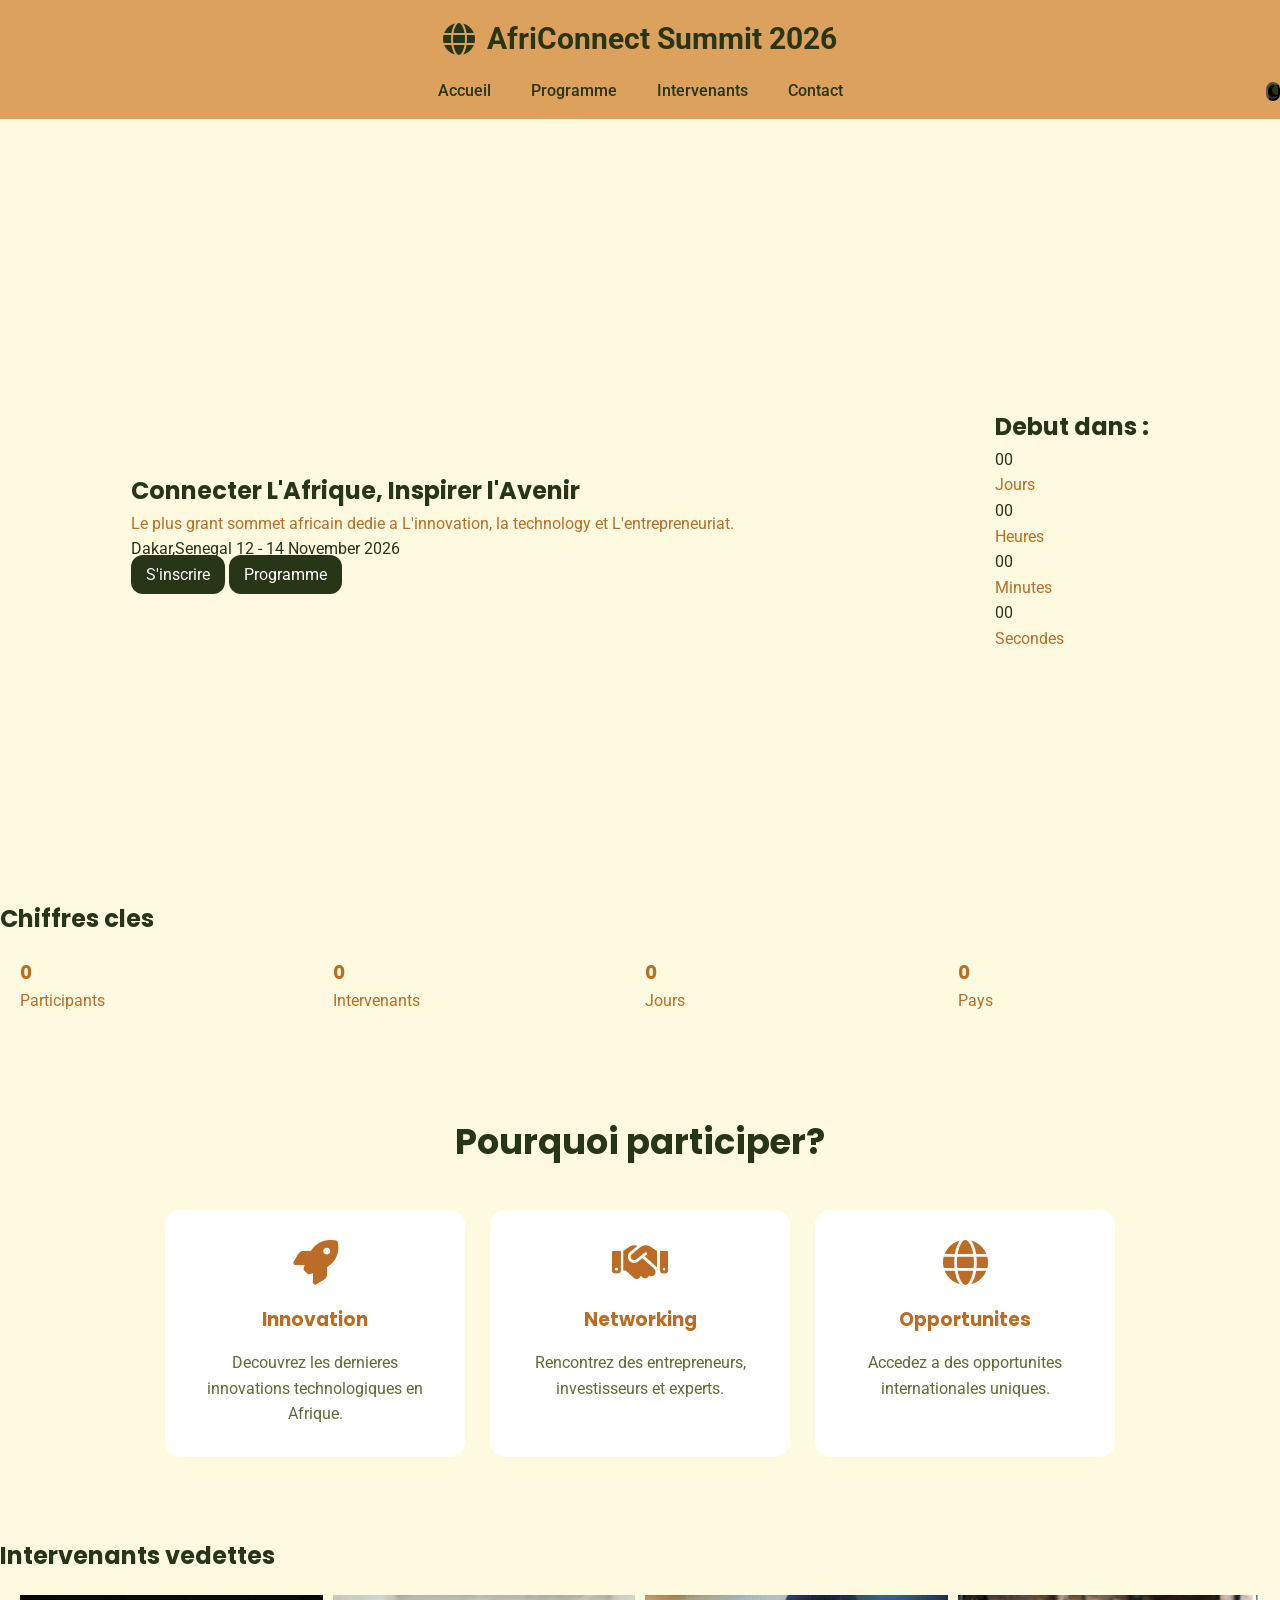
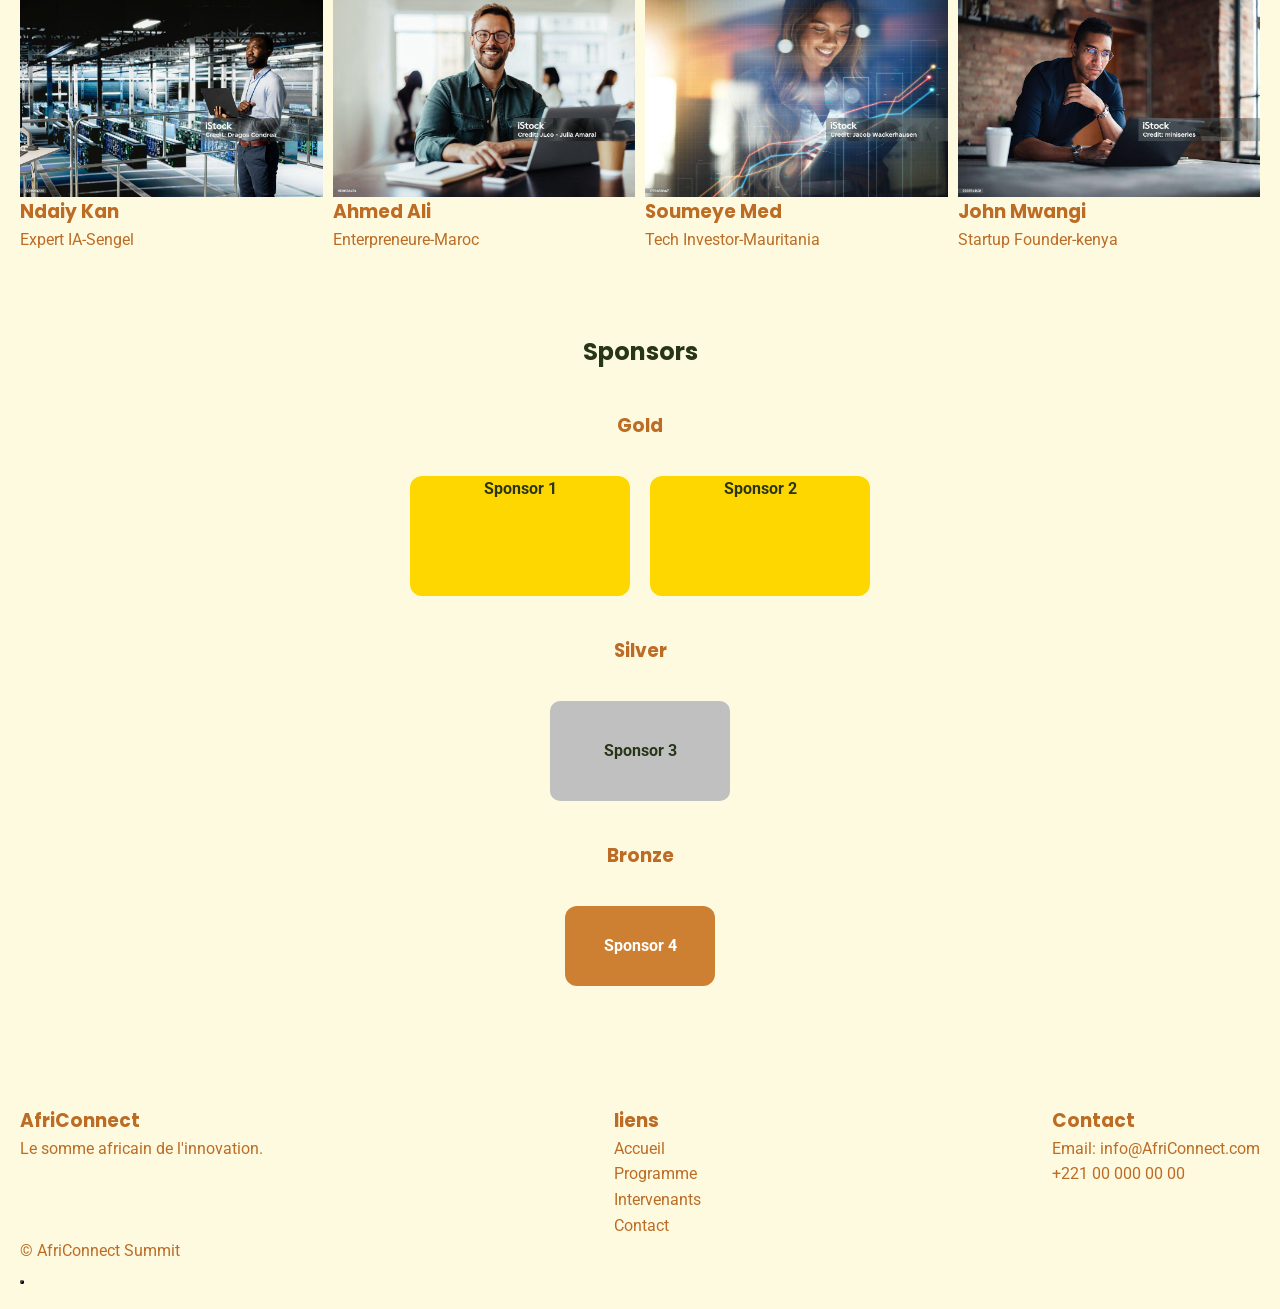
<file: index.html>
<!DOCTYPE html>
<html lang="en">
<head>
    <meta charset="UTF-8">
    <meta name="viewport" content="width=device-width, initial-scale=1.0">
    <title>AfriConnect Summit 2026</title>

    <link href="https://fonts.googleapis.com/css2?family=Poppins:wght@600&family=Roboto&display=swap" rel="stylesheet">
    <link href="https://cdnjs.cloudflare.com/ajax/libs/font-awesome/6.5.0/css/all.min.css" rel="stylesheet">
    <!-- Votre feuille de style personnelle-->
    <link rel="stylesheet" href="css/style.css">
</head>
<body>
    <header>
        <div class="logo">
            <i class="fa-solid fa-globe"></i>
            <span>AfriConnect Summit 2026</span>
        </div>
        <nav class="navbar">
            <ul class="nav" id="lieu">
                <li><a href="index.html" class="active"> Accueil</a></li>
                <li><a href="programme.html" >Programme</a></li>
                <li><a href="intervenants.html">Intervenants</a></li>
                <li><a href="contact.html" >Contact</a></li>
            </ul>
            <div class="right">
                <button id="theme">
                    <i class="fa-solid fa-moon"></i>
                </button>
                <div class="humberger" id="humberger">
                    <span></span>
                    <span></span>
                    <span></span>
                </div>
            </div>

        </nav>
    </header>
    <section class="hero reveal fade-in">
        <div class="heroc">
            <h1>Connecter L'Afrique,
                Inspirer l'Avenir
            </h1>
            <p>
                Le plus grant sommet africain dedie a 
                L'innovation, la technology et 
                L'entrepreneuriat.
            </p>
            <div class="event">
                <span>
                    <i class="fa- solid fa-location-dot"></i>
                    Dakar,Senegal
                </span>
                <span>
                    <i class="fa- solid fa-calendar-days"></i>
                    12 - 14 November 2026
                </span>

            </div>
            <div class="button">
              <a class="b" href="contact.html">S'inscrire</a>
              <a class="b" href="programme.html">Programme</a>
            </div>
        </div>
        <div class="count">
            <h2>Debut dans :</h2>
            <div class="time">
                <div>
                    <span id="days">00</span>
                    <p>Jours</p>
                </div>
                <div>
                    <span id="hours">00</span>
                    <p>Heures</p>
                </div>
                <div>
                    <span id="minutes">00</span>
                    <p>Minutes</p>
                </div>
                <div>
                    <span id="seconds">00</span>
                    <p>Secondes</p>
                </div>

            </div>

        </div>
    </section>
    <section class="stats reveal slide-in">
        <h2>Chiffres cles</h2>
        <div class="stats-grid">
            <div>
                <h3 class="counter" data-target="1200">0</h3>
                <p>Participants</p>
            </div>
            <div>
                <h3 class="counter" data-target="48">0</h3>
                <p>Intervenants</p>
            </div>
            <div>
                <h3 class="counter" data-target="3">0</h3>
                <p>Jours</p>
            </div>
            <div>
                <h3 class="counter" data-target="12">0</h3>
                <p>Pays</p>
            </div>
        </div>
    </section>    
    <section class="pourquoi">
            <h2 class="titre">Pourquoi participer?</h2>

            <div class="containerP">
                <div class="box">
                    <i class="fa-solid fa-rocket"></i>
                    <h3>Innovation</h3>
                    <p>Decouvrez les dernieres innovations technologiques en Afrique.</p>
                </div>
                 <div class="box">
                    <i class="fa-solid fa-handshake"></i>
                    <h3>Networking</h3>
                    <p>Rencontrez des entrepreneurs, investisseurs et experts.</p>
                </div>
                 <div class="box">
                    <i class="fa-solid fa-globe"></i>
                    <h3>Opportunites</h3>
                    <p>Accedez a des opportunites internationales uniques.</p>
                </div>

            </div>

    </section>
    <section class="speakers">
            <h2>Intervenants vedettes</h2>
            <div class="grid">
                <div class="card">
                    <img src="images/IA Experts.jpeg" alt="IA">
                    <h3>Ndaiy Kan</h3>
                    <p>Expert IA-Sengel</p>
                </div>
                <div class="card">
                    <img src="images/enterpreneur.jpeg" alt="enterpreneur">
                    <h3>Ahmed Ali</h3>
                    <p>Enterpreneure-Maroc</p>
                </div>
                <div class="card">
                    <img src="images/Tech investor. jpeg.jpeg" alt="tech">
                    <h3>Soumeye Med</h3>
                    <p>Tech Investor-Mauritania</p>
                </div>
                <div class="card">
                    <img src="images/Startup founder.jpeg" alt="Startup">
                    <h3>John Mwangi</h3>
                    <p>Startup Founder-kenya</p>
                </div>
            </div>
            <a href="intervenants.html" class="btn"></a>

    </section>
    <section class="sponsors">
        <h2>Sponsors</h2>
        <div class="gold">
            <h3>Gold</h3>
            <div class="sbox">Sponsor 1</div>
            <div class="sbox">Sponsor 2</div>
        </div>
        <div class="silver">
            <h3>Silver</h3>
            <div class="sbox">Sponsor 3</div>
        </div>
        <div class="bronze">
            <h3>Bronze</h3>
            <div class="sbox">Sponsor 4</div>
        </div>

    </section>
    <footer class="footer">
        <div class="fContainer">

            <div>
                <h3>AfriConnect</h3>
                <p>Le somme africain de l'innovation.</p>
            </div>

            <div>
                <h3>liens</h3>
                <p>Accueil</p>
                <p>Programme</p>
                <p>Intervenants</p>
                <p>Contact</p>
            </div>
            <div>
                <h3>Contact</h3>
                <p>Email: info@AfriConnect.com</p>
                <p>+221 00 000 00 00</p>
            </div>
        </div>
        <p class="copyright">
             &copy;<span id="year"></span> AfriConnect Summit
        </p>
        <button id="topBtn"></button>

    </footer>

    
    <script src="JS/main.js"></script>
</body>
</html>
</file>
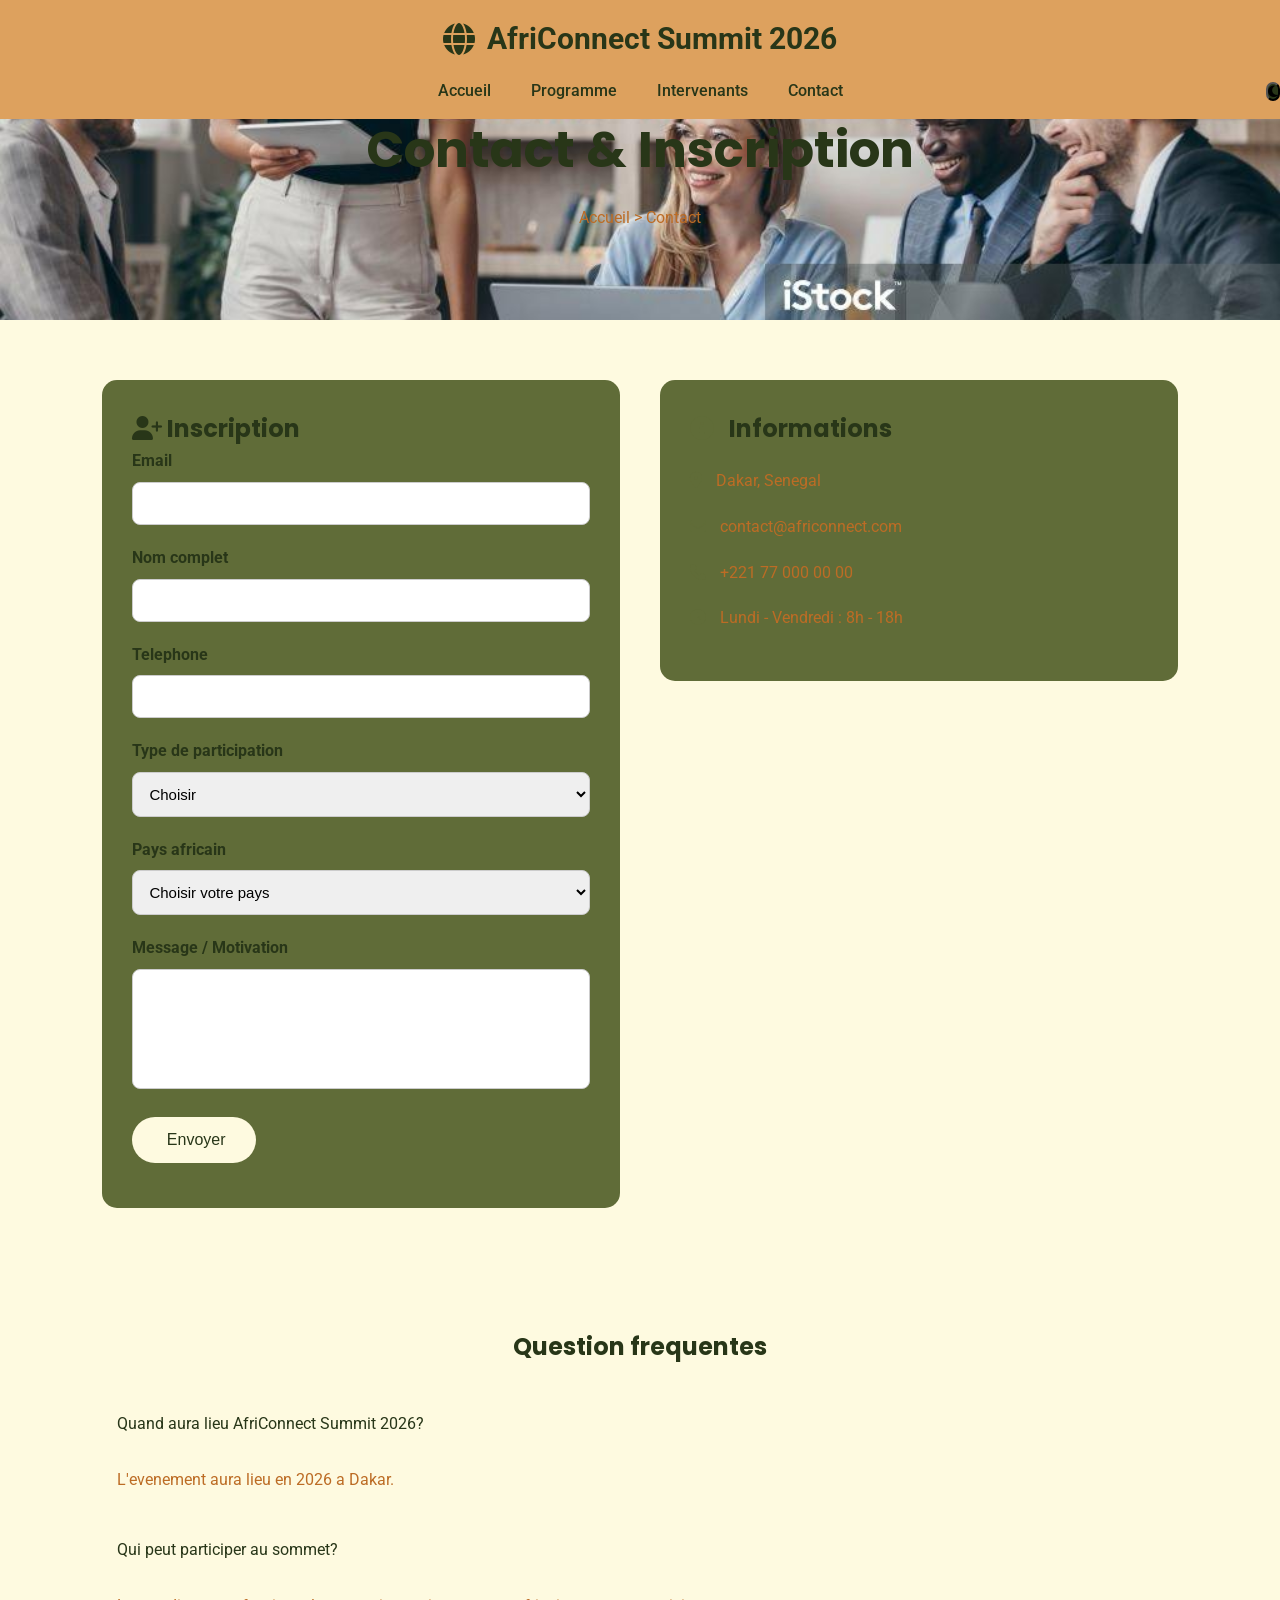
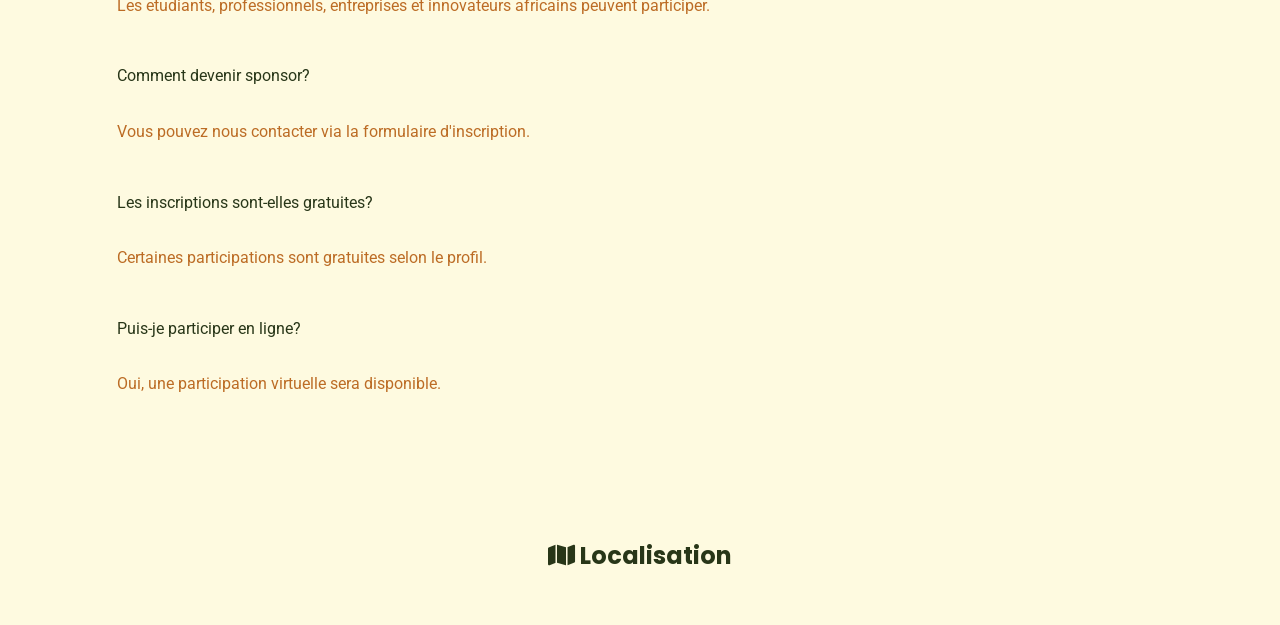
<file: contact.html>
<!DOCTYPE html>
<html lang="en">
<head>
    <meta charset="UTF-8">
    <meta name="viewport" content="width=device-width, initial-scale=1.0">
    <title>AfriConnect Summit 2026</title>

    <link href="https://fonts.googleapis.com/css2?family=Poppins:wght@600&family=Roboto&display=swap" rel="stylesheet">
    <link href="https://cdnjs.cloudflare.com/ajax/libs/font-awesome/6.5.0/css/all.min.css" rel="stylesheet">
    <!-- Votre feuille de style personnelle-->
    <link rel="stylesheet" href="css/style.css">
</head>
<body>
    <header>
        
            <div class="logo">
                <i class="fa-solid fa-globe"></i>
                <span>AfriConnect Summit 2026</span>
            </div>
        <nav class="navbar">
            <ul class="nav" id="lieu">
                <li><a href="index.html" class="active"> Accueil</a></li>
                <li><a href="programme.html" >Programme</a></li>
                <li><a href="intervenants.html">Intervenants</a></li>
                <li><a href="contact.html" >Contact</a></li>
            </ul>
            <div class="right">
                <button id="theme">
                    <i class="fa-solid fa-moon"></i>
                </button>
                <div class="humberger" id="humberger">
                    <span></span>
                    <span></span>
                    <span></span>
                </div>
            </div>

        </nav>
    </header>
    <section class="Hero-I">
        <h1>Contact & Inscription</h1>
        <p><a href="index.html">Accueil</a>
        > Contact
        </p>
    </section>
    <section class="contact">
        <div class="contact-container">
            <div class="form-box">

                <h2>
                    <i class="fa-solid fa-user-plus"></i>
                    Inscription
                </h2>
                <form id="contactForm">
                    <div class="form-group">
                        <label>Email</label>
                        <input type="email" id="email">
                        <span class="error"></span>
                    </div>

                    <div class="form-group">
                        <label>Nom complet</label>
                        <input type="text" id="nom">
                        <span class="error"></span>
                    </div>

                    <div class="form-group">
                        <label>Telephone</label>
                        <input type="tel" id="telephoe">
                        <span class="error"></span>
                    </div>

                    <div class="form-group">
                        <label>Type de participation</label>

                        <select id="paticipation">
                            <option value="">Choisir</option>
                            <option>Participant</option>
                            <option >Intervenant</option>
                            <option >Sponsor</option>
                        </select>

                        <span class="error"></span>
                    </div>

                    <div class="form-group">
                        <label>Pays africain</label>

                        <select id="pays">
                            <option value="">Choisir votre pays</option>
                             <option>Mauritanie</option>
                             <option>Senegal</option>
                             <option>Maroc</option>
                             <option>Ghana</option>
                             <option>Tunisie</option>
                             <option>Cote d'Ivoire</option>
                             <option>Ghinia</option>
                        </select>
                        
                        <span class="error"></span>

                    </div>

                    <div class="form-group">
                        <label>Message / Motivation</label>

                        <textarea id="message"></textarea>

                        <span class="error"></span>
                    </div>

                    <button type="submit">
                        <i class=" fa-solid fa-paper-pane"></i>
                        Envoyer
                    </button>

                    <p id="success"></p>
                </form>
            </div>

            <div class="info-box">
                <h2>
                    <i class="fa-solid fa-circle-info"></i>
                    Informations
                </h2>

                <p>
                    <i class="fa-solid fa-location-dot"></i>
                    Dakar, Senegal
                </p>

                <p>
                    <i class="fa-solid fa-envelope"></i>
                    contact@africonnect.com
                </p>

                <p>
                    <i class="fa-solid fa-phone"></i>
                    +221 77 000 00 00
                </p>

                <p>
                    <i class="fa-solid fa-clock"></i>
                    Lundi - Vendredi : 8h - 18h
                </p>

            </div>
        </div>
    </section>
    <section class="faq reveal fade-in">

        <h2>
            Question frequentes
        </h2>
        <div class="faq-item">
            <input type="checkbox" id="q1">

            <label for="q1">
                Quand aura lieu AfriConnect Summit 2026?
            </label>

            <div class="reponse">

                <p>
                    L'evenement aura lieu en 2026 a Dakar.
                </p>
            </div>
        </div>

        <div class="faq-item">
            <input type="checkbox" id="q2">

            <label for="q2">
                Qui peut participer au sommet?
            </label>

            <div class="reponse">

                <p>
                    Les etudiants, professionnels, entreprises et innovateurs africains peuvent participer.
                </p>
            </div>
        </div>

        <div class="faq-item">
            <input type="checkbox" id="q3">

            <label for="q3">
                Comment devenir sponsor?
            </label>

            <div class="reponse">

                <p>
                    Vous pouvez nous contacter via la formulaire d'inscription.
                </p>
            </div>
        </div>

        <div class="faq-item">
            <input type="checkbox" id="q4">

            <label for="q4">
                Les inscriptions sont-elles gratuites?
            </label>

            <div class="reponse">

                <p>
                    Certaines participations sont gratuites selon le profil.
                </p>
            </div>
        </div>

        <div class="faq-item">
            <input type="checkbox" id="q5">

            <label for="q5">
                Puis-je participer en ligne?
            </label>

            <div class="reponse">

                <p>
                    Oui, une participation virtuelle sera disponible.
                </p>
            </div>
        </div>

    </section>
    <section class="map">

        <h2>
            <i class="fa-solid fa-map"></i>
            Localisation
        </h2>

        <ifram 
        src=""
        loading="Lazy">
    </ifram>
    </section>



  <script src="JS/main.js"></script>

</body>
</html>
</file>
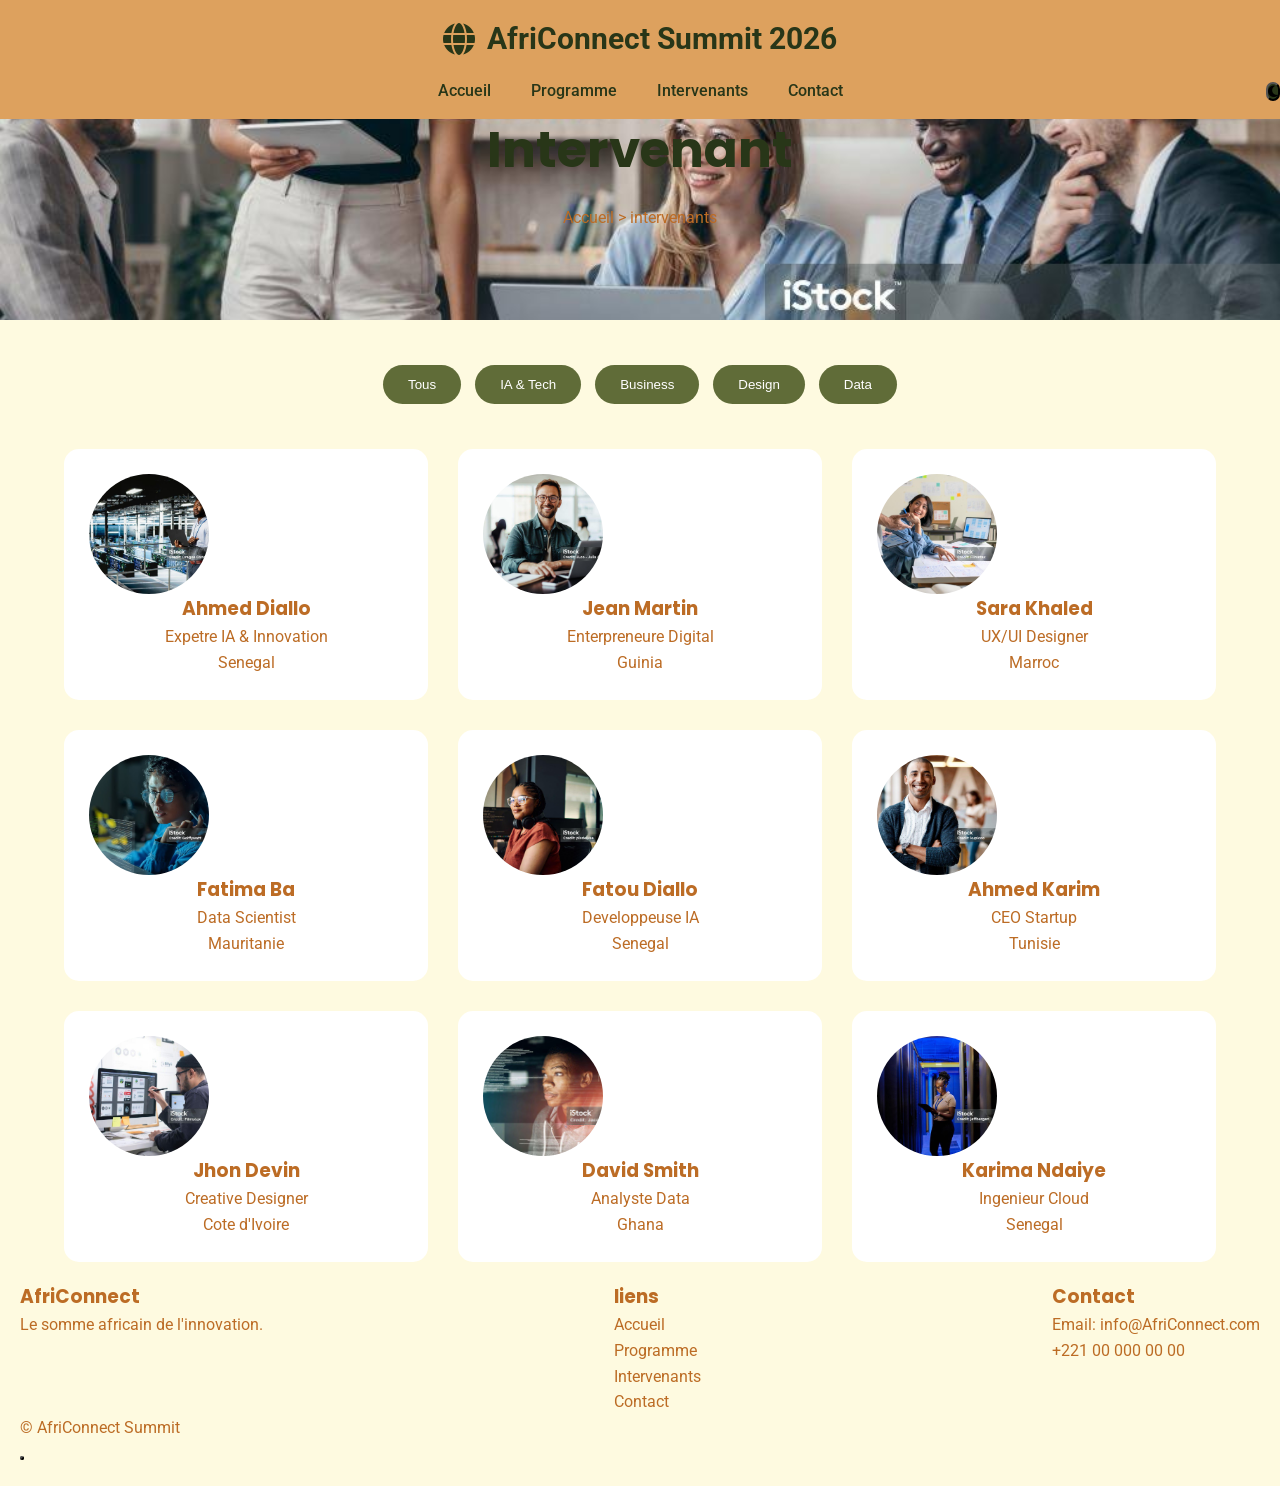
<file: intervenants.html>
<!DOCTYPE html>
<html lang="en">
<head>
    <meta charset="UTF-8">
    <meta name="viewport" content="width=device-width, initial-scale=1.0">
    <title>AfriConnect Summit 2026</title>

    <link href="https://fonts.googleapis.com/css2?family=Poppins:wght@600&family=Roboto&display=swap" rel="stylesheet">
    <link href="https://cdnjs.cloudflare.com/ajax/libs/font-awesome/6.5.0/css/all.min.css" rel="stylesheet">
    <!-- Votre feuille de style personnelle-->
    <link rel="stylesheet" href="css/style.css">
</head>
<body>
    <header>
        
            <div class="logo">
                <i class="fa-solid fa-globe"></i>
                <span>AfriConnect Summit 2026</span>
            </div>
        <nav class="navbar">
            <ul class="nav" id="lieu">
                <li><a href="index.html" class="active"> Accueil</a></li>
                <li><a href="programme.html" >Programme</a></li>
                <li><a href="intervenants.html">Intervenants</a></li>
                <li><a href="contact.html" >Contact</a></li>
            </ul>
            <div class="right">
                <button id="theme">
                    <i class="fa-solid fa-moon"></i>
                </button>
                <div class="humberger" id="humberger">
                    <span></span>
                    <span></span>
                    <span></span>
                </div>
            </div>

        </nav>
    </header>
    <section class="Hero-I">
        <h1>Intervenant</h1>
        <p><a href="index.html">Accueil</a>
        > intervenants
        </p>
    </section>
    <section class="filter">
        <button class="btn-filtre active" data-category="All">Tous</button>

        <button class="btn-filtre" data-category="tech">IA & Tech</button>

        <button class="btn-filtre" data-category="bbusiness">Business</button>

        <button class="btn-filtre" data-category="design">Design</button>

        <button class="btn-filtre" data-category="data">Data</button>
    </section>

    <sectin class="intervenants reveal zoom-in">
        <div class="card-intervenant" data-category="tech">
            <img src="images/IA Experts.jpeg" alt="Experts">
            
            <h3>Ahmed Diallo</h3>

            <p>Expetre IA & Innovation</p>
            <span>Senegal</span>
        </div>
         <div class="card-intervenant" data-category="business">
            <img src="images/enterpreneur.jpeg" alt="enterpreneur">
            
            <h3>Jean Martin</h3>

            <p>Enterpreneure Digital</p>
            <span>Guinia</span>
        </div>
         <div class="card-intervenant" data-category="design">
            <img src="images/UX . jpeg.jpeg" alt="UX">
            
            <h3>Sara Khaled</h3>

            <p>UX/UI Designer</p>
            <span>Marroc</span>
        </div>
         <div class="card-intervenant" data-category="data">
            <img src="images/data scientist.jpeg" alt="data">
            
            <h3>Fatima Ba</h3>

            <p>Data Scientist</p>
            <span>Mauritanie</span>
        </div>
         <div class="card-intervenant" data-category="tech">
            <img src="images/Ai developer. jpeg.jpeg" alt="developer">
            
            <h3>Fatou Diallo</h3>

            <p>Developpeuse IA</p>
            <span>Senegal</span>
        </div>
         <div class="card-intervenant" data-category="business">
            <img src="images/Startup CEO.jpeg" alt="CEO">
            
            <h3>Ahmed Karim</h3>

            <p>CEO Startup</p>
            <span>Tunisie</span>
        </div>
         <div class="card-intervenant" data-category="design">
            <img src="images/creative designer.jpeg" alt="designer">
            
            <h3>Jhon Devin</h3>

            <p>Creative Designer</p>
            <span>Cote d'Ivoire</span>
        </div>
         <div class="card-intervenant" data-category="data">
            <img src="images/Data analyste.jpeg" alt="data">
            
            <h3>David Smith</h3>

            <p>Analyste Data</p>
            <span>Ghana</span>
        </div>
         <div class="card-intervenant" data-category="tech">
            <img src="images/cloud enginner.jpeg" alt="enginnner">
            
            <h3>Karima Ndaiye</h3>

            <p>Ingenieur Cloud</p>
            <span>Senegal</span>
        </div>
    </sectin>
    <footer class="footer">
        <div class="fContainer">

            <div>
                <h3>AfriConnect</h3>
                <p>Le somme africain de l'innovation.</p>
            </div>

            <div>
                <h3>liens</h3>
                <p>Accueil</p>
                <p>Programme</p>
                <p>Intervenants</p>
                <p>Contact</p>
            </div>
            <div>
                <h3>Contact</h3>
                <p>Email: info@AfriConnect.com</p>
                <p>+221 00 000 00 00</p>
            </div>
        </div>
        <p class="copyright">
             &copy;<span id="year"></span> AfriConnect Summit
        </p>
        <button id="topBtn"></button>

    </footer>


  <script src="JS/main.js"></script>
</body>
</html>
</file>
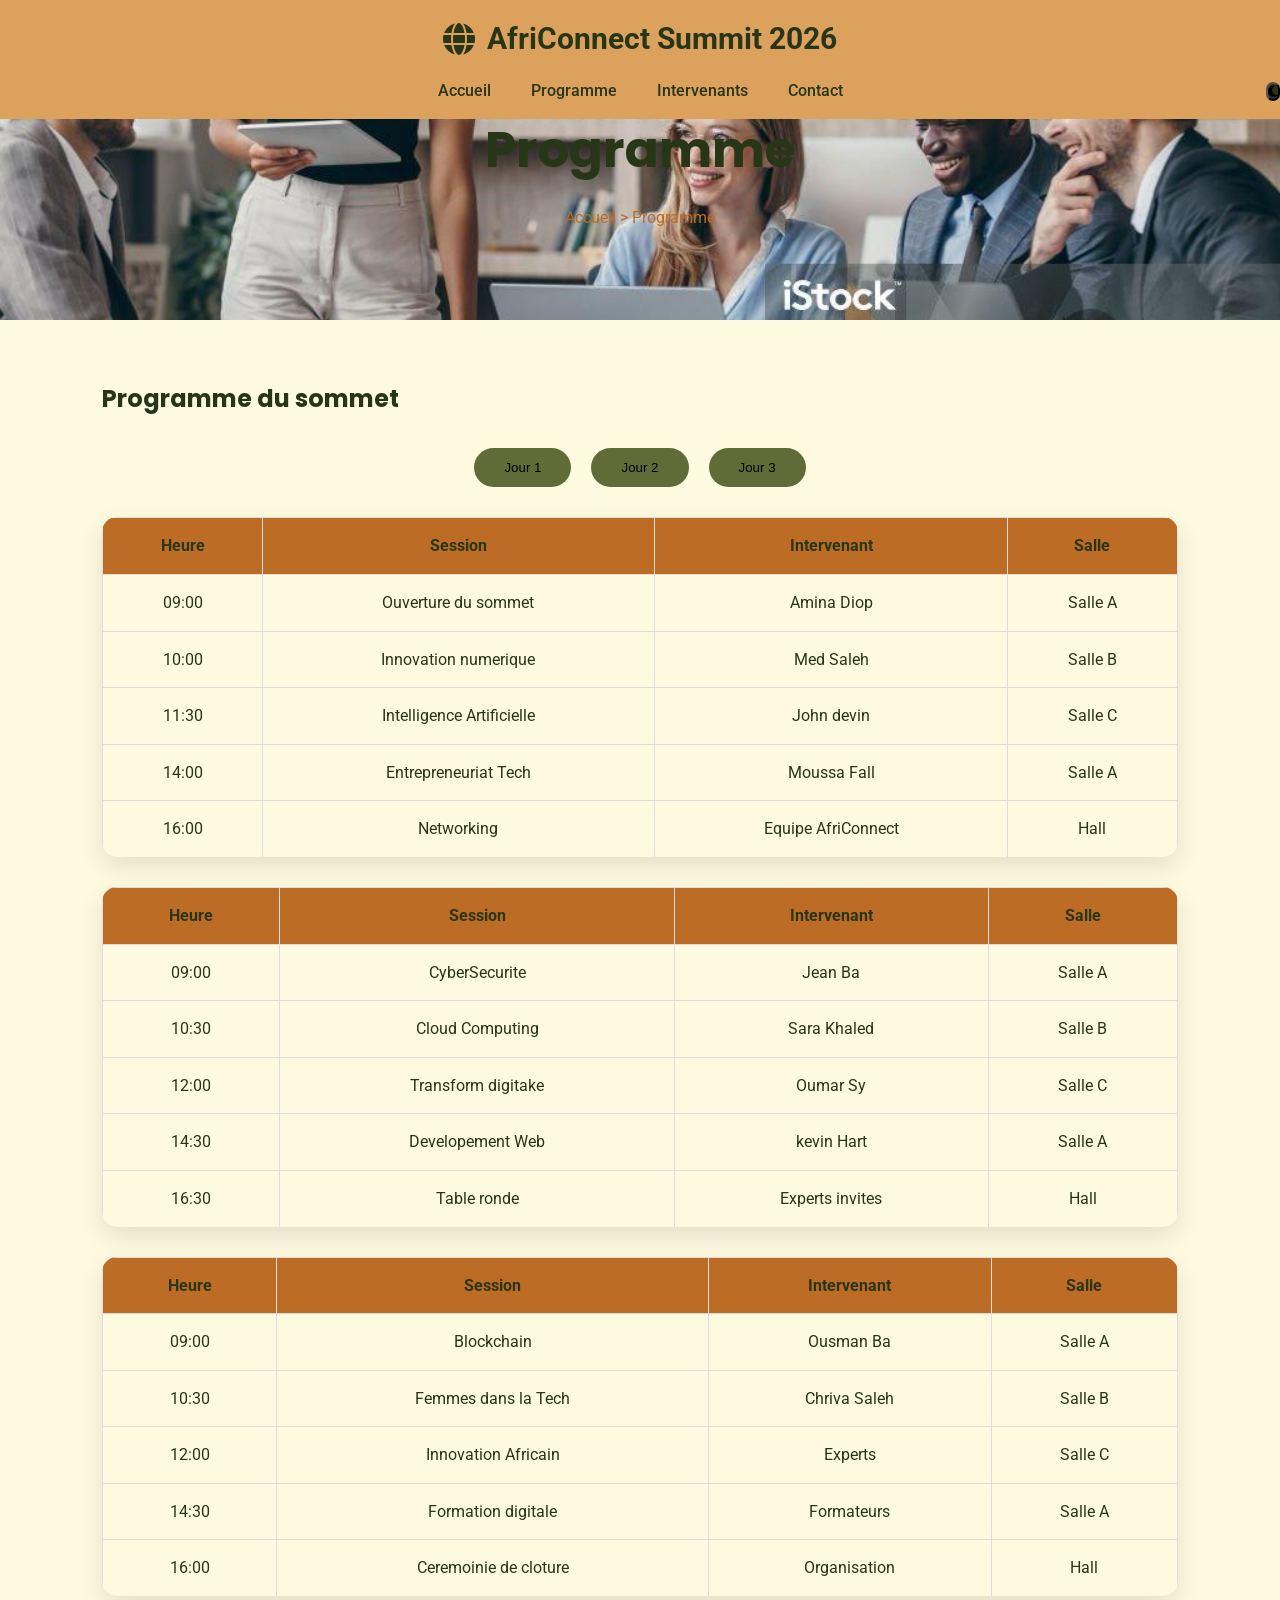
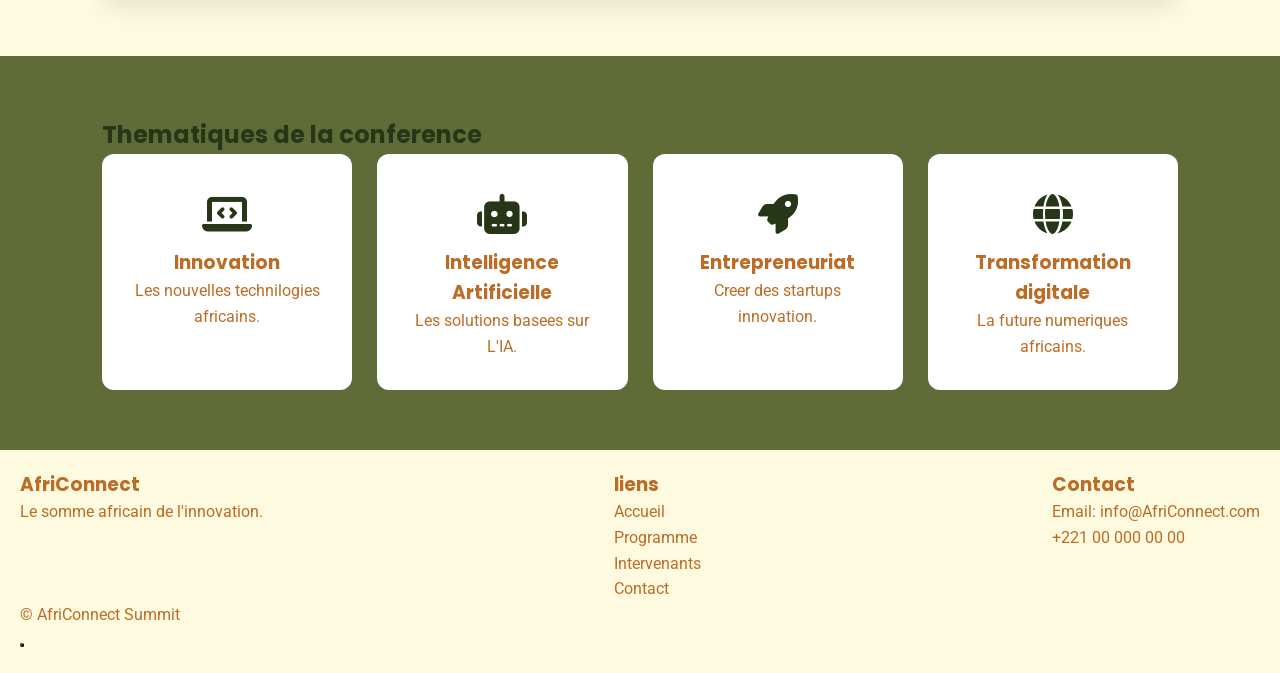
<file: programme.html>
<!DOCTYPE html>
<html lang="en">
<head>
    <meta charset="UTF-8">
    <meta name="viewport" content="width=device-width, initial-scale=1.0">
    <title>AfriConnect Summit 2026</title>

    <link href="https://fonts.googleapis.com/css2?family=Poppins:wght@600&family=Roboto&display=swap" rel="stylesheet">
    <link href="https://cdnjs.cloudflare.com/ajax/libs/font-awesome/6.5.0/css/all.min.css" rel="stylesheet">
    <!-- Votre feuille de style personnelle-->
    <link rel="stylesheet" href="css/style.css">
</head>
<body>
    <header>
        
            <div class="logo">
                <i class="fa-solid fa-globe"></i>
                <span>AfriConnect Summit 2026</span>
            </div>
        <nav class="navbar">
            <ul class="nav" id="lieu">
                <li><a href="index.html"> Accueil</a></li>
                <li><a href="programme.html"  class="active">Programme</a></li>
                <li><a href="intervenants.html">Intervenants</a></li>
                <li><a href="contact.html" >Contact</a></li>
            </ul>
            <div class="right">
                <button id="theme">
                    <i class="fa-solid fa-moon"></i>
                </button>
                <div class="humberger" id="humberger">
                    <span></span>
                    <span></span>
                    <span></span>
                </div>
            </div>

        </nav>
    </header>
    <section class="Hero-I">
        <h1>Programme</h1>
        <p>
            <a href="index.html">Accueil</a>  &gt; Programme
        </p>
    </section>
    <section class="Programme reveal fade-in">
        <h2>Programme du sommet</h2>
        <div class="tabs">
            <button class="tab" data-day="jour1"> Jour 1</button>
            <button class="tab" data-day="jour2"> Jour 2</button>
            <button class="tab" data-day="jour3"> Jour 3</button>
        </div>

        <div class="planinig active" id="jour1">
            <table>
                <tr>
                    <th>Heure</th>
                    <th>Session</th>
                    <th>Intervenant</th>
                    <th>Salle</th>
                </tr>
                <tr>
                    <td>09:00</td>
                    <td>Ouverture du sommet</td>
                    <td>Amina Diop</td>
                    <td>Salle A</td>
                </tr>
                <tr>
                    <td>10:00</td>
                    <td>Innovation numerique</td>
                    <td>Med Saleh</td>
                    <td>Salle B</td>
                </tr>
                <tr>
                    <td>11:30</td>
                    <td>Intelligence Artificielle</td>
                    <td>John devin</td>
                    <td>Salle C</td>
                </tr>
                <tr>
                    <td>14:00</td>
                    <td>Entrepreneuriat Tech</td>
                    <td>Moussa Fall</td>
                    <td>Salle A</td>
                </tr>
                <tr>
                    <td>16:00</td>
                    <td>Networking</td>
                    <td>Equipe AfriConnect</td>
                    <td>Hall</td>
                </tr>
            </table>
        </div>
        <div class="planinig" id="jour2">
            <table>
                <tr>
                    <th>Heure</th>
                    <th>Session</th>
                    <th>Intervenant</th>
                    <th>Salle</th>
                </tr>
                <tr>
                    <td>09:00</td>
                    <td>CyberSecurite</td>
                    <td>Jean Ba</td>
                    <td>Salle A</td>
                </tr>
                <tr>
                    <td>10:30</td>
                    <td>Cloud Computing</td>
                    <td>Sara Khaled</td>
                    <td>Salle B</td>
                </tr>
                <tr>
                    <td>12:00</td>
                    <td>Transform digitake</td>
                    <td>Oumar Sy</td>
                    <td>Salle C</td>
                </tr>
                <tr>
                    <td>14:30</td>
                    <td>Developement Web</td>
                    <td>kevin Hart</td>
                    <td>Salle A</td>
                </tr>
                <tr>
                    <td>16:30</td>
                    <td>Table ronde</td>
                    <td>Experts invites</td>
                    <td>Hall</td>
                </tr>
            </table>
        </div>
        <div class="planinig" id="jour3">
            <table>
                <tr>
                    <th>Heure</th>
                    <th>Session</th>
                    <th>Intervenant</th>
                    <th>Salle</th>
                </tr>
                <tr>
                    <td>09:00</td>
                    <td>Blockchain</td>
                    <td>Ousman Ba</td>
                    <td>Salle A</td>
                </tr>
                <tr>
                    <td>10:30</td>
                    <td>Femmes dans la Tech</td>
                    <td>Chriva Saleh</td>
                    <td>Salle B</td>
                </tr>
                <tr>
                    <td>12:00</td>
                    <td>Innovation Africain</td>
                    <td>Experts</td>
                    <td>Salle C</td>
                </tr>
                <tr>
                    <td>14:30</td>
                    <td>Formation digitale</td>
                    <td>Formateurs</td>
                    <td>Salle A</td>
                </tr>
                <tr>
                    <td>16:00</td>
                    <td>Ceremoinie de cloture</td>
                    <td>Organisation</td>
                    <td>Hall</td>
                </tr>
            </table>
        </div>
    </section>
    <section class="themes">
        <h2> Thematiques de la conference</h2>

        <div class="theme-grid">
            <div class="theme-card">
                <div class="icon">
                    <i class="fa-solid fa-laptop-code"></i>
                </div>
                <h3>Innovation</h3>

                <p>Les nouvelles technilogies africains.</p>
            </div>
            <div class="theme-card">
                <div class="icon">
                    <i class="fa-solid fa-robot"></i>
                </div>
                <h3>Intelligence Artificielle</h3>

                <p>Les solutions basees sur L'IA.</p>
            </div>
            <div class="theme-card">
                <div class="icon">
                    <i class="fa-solid fa-rocket"></i>
                </div>
                <h3>Entrepreneuriat</h3>

                <p>Creer des startups innovation.</p>
            </div>
            <div class="theme-card">
                <div class="icon">
                    <i class="fa-solid fa-globe"></i>
                </div>
                <h3>Transformation digitale</h3>

                <p>La future numeriques africains.</p>
            </div>
        </div>
    </section>
    <footer class="footer">
        <div class="fContainer">

            <div>
                <h3>AfriConnect</h3>
                <p>Le somme africain de l'innovation.</p>
            </div>

            <div>
                <h3>liens</h3>
                <p>Accueil</p>
                <p>Programme</p>
                <p>Intervenants</p>
                <p>Contact</p>
            </div>
            <div>
                <h3>Contact</h3>
                <p>Email: info@AfriConnect.com</p>
                <p>+221 00 000 00 00</p>
            </div>
        </div>
        <p class="copyright">
             &copy;<span id="year"></span> AfriConnect Summit
        </p>
        <button id="topBtn"></button>

    </footer>



  <script src="JS/main.js"></script>
</body>
</html>
</file>
<file: css/style.css>
:root{
    --primary-color : #606C38;
    --secondary-color :#283618;
    --accent-color : #DDA15E;
    --accent-dark:#BC6C25;
    --light-color: #FEFAE0;
    --text-primary: #283618;
    --text-secondary:#606C38;
    --background-color:#FEFAE0;
    --text-color:#283618;
    --card-color:#ffffff;
    --card-text:#283617;
    
    --title-font: 'Poppins', sans-serif;
    --body-font:'Roboto', sans-serif;

    --border-radius : 12px;
    --transition: 0.3s ease;

}
/*dark light*/
[data-theme="dark"] {
    --background-color:#1b1b1b;
    --text-color:#FEFAE0;
    --card-text:#283617;
}
*{
    margin: 0;
    padding: 0;
    box-sizing: border-box;
}

body{
    font-family: var(--body-font);
    background-color: var(--background-color);
    color: var(--text-color);
    line-height: 1.6;

}
header{
    top: 0;
    left: 0;
    width: 100%;
    background:var(--accent-color) ;
    position: fixed;
    text-align: center;
    padding: 15px 0;
    z-index: 1000;

}
.logo{
    display: flex;
    justify-content: center;
    align-items: center;
    gap: 12px;
    font-size: 30px;
    font-weight: bold;
    color: var(--secondary-color);
    margin-bottom: 15px;

}
.logo i{
    font-size: 2rem;
}
h1,h2,h3,h4{
    font-family: var(--title-font);
    color: var(--text-color);
}
a {
    text-decoration: none;
    color: inherit;
}
ul {
    list-style: none;
}
img{
    display: block;
    max-width: 100%;
}
button{
    cursor: pointer;
    border-radius: var(--border-radius);
    background-color: var(--secondary-color);
}
.navbar{
    display: flex;
    align-items: center;
    justify-content: center;
    margin-top: 10px;
    background:var(--accent-color);
}

.nav{
    display: flex;
    justify-content: center;
    align-items: center;
    gap:40px;
    list-style: none;
    padding: 0px;
    margin: 0;
}
.nav a{
    text-decoration: none;
    color: var(--secondary-color);
    font-weight: 500;
}
.right{
    position: absolute;
    right: 0;
}
.buttonT{
    margin-bottom: 30px;
    display: flex;
    gap: 20px;
    border-radius: 10px;
}
.hero{
    min-height: 100vh;
    justify-content: space-around;
    display: flex;
    align-items: center;
    padding-top: 160px;
    background: var(--background-color);
}
.button a{
    padding: 10px 15px;
    background: var(--secondary-color);
    color: white;
    gap: 20px;
    text-decoration: none;
    border-radius: var(--border-radius);
}
.b{
    margin-top: 25px;
}
.pourquoi{
    padding: 80px 10%;
    text-align: center;
}
.pourquoi h2{
    color: #283618;
    font-size: 2.2rem;
    margin-bottom: 40px;
}
.pourquoi .containerP{
    display: flex;
    justify-content: center;
    gap: 25px;
    flex-wrap: nowrap;
    margin-top: 40px;

}
.box{
    width: 300px;
    padding: 30px;
    background: white;
    border-radius: 15px;
}
.box i{
    font-size: 45px;
    color: var(--accent-dark);
    margin-bottom: 20px;
}
.box h3{
    margin-bottom: 15px;
}
.box p {
    line-height: 1.6;
    color:var(--text-secondary);
}
.sponsors{
    padding: 60px 10%;
    text-align: center;
    background: var(--background-color);
}
.sponsors h2{
    margin-bottom: 40px;
}
.gold,
.silver,
.bronze{
    display: flex;
    justify-content: center;
    align-items: center;
    gap: 20px;
    flex-wrap: wrap;
    margin-bottom: 40px;
}
.gold h3, .silver h3, .bronze h3{
    width: 100%;
    margin-bottom: 15px;
}
.gold .sbox{
    width: 220px;
    height: 120px;
    background-color: gold;
    display: flex;
    justify-content: center;
    align-self: center;
    border-radius: var(--border-radius);
    font-weight: bold;
}
.silver .sbox{
    width: 180px;
    height: 100px;
    background: silver;
    display: flex;
    justify-content: center;
    align-items: center;
    border-radius: 10px;
    font-weight: bold;
}
.bronze .sbox{
    width: 150px;
    height: 80px;
    background: #cd7f32;
    display: flex;
    justify-content: center;
    color: white;
    align-items: center;
    border-radius: var(--border-radius);
    font-weight: bold;

}
.stats-grid{
    display: grid;
    grid-template-columns: repeat(4,1fr);
    gap: 10px;
    padding: 20px;
}
.grid{
    display: grid;
    grid-template-columns: repeat(4,1fr);
    gap: 10px;
    padding: 20px;
}

.footer {
    background-color: var(--background-color);
    padding: 20px;
}
.fContainer {
    display: flex;
    justify-content: space-between;
}
/*programme*/
.Hero-I{
    background-image: url("../images/team\ 2\ .jpeg");
    height: 300px;
    background-color: var(--light-color);
    background-size: cover;
    background-position: center;
    display: flex;
    flex-direction: column;
    justify-content: center;
    align-items: center;
    margin-top: 20px;
}
.Hero-I h1{
    font-size: 50px;
    margin-bottom: 15px;
}
.Hero-I a {
    color: var(--accent-dark);
    text-decoration: none;
}
.Programme{
    padding: 60px 8%;
}
.tabs{
    display: flex;
    justify-content: center;
    gap: 20px;
    margin: 30px 0;
}
.tab{
    padding: 12px 30px;
    border: none;
    cursor: pointer;
    background: var(--primary-color);
    border-radius: 25px;
}
.tab.active{
    background: var(--light-color);
    color: white;
}

.planning.active{
    display: block;
}

table{
    width: 100%;
    border-collapse: collapse;
    margin-top: 30px;
    border-radius: 15px;
    overflow: hidden;
    box-shadow: 0 10px 25px rgba(0, 0, 0, 0.1);
}

th{
    background-color: var(--accent-dark);
}
td{
    transition: 0.3s ease;
}
td,th{
    padding: 15px;
    border: 1px solid #ddd;
    text-align: center;
}
tr{
    transition: 0.3s ease;
}
tr:hover{
    transform: scale(1.02);
    box-shadow: 0 5px 15px rgba(0, 0, 0, 0.15);
}
.themes{
    padding: 60px 8%;
    background: var(--primary-color);
}
tr:last-child td{
    border-bottom: none;
}

.theme-grid{
    display: grid;
    grid-template-columns: repeat(4,1fr);
    gap: 25px;
}
.theme-card{
    background: var(--card-color);
    padding: 30px;
    text-align: center;
    border-radius: var(--border-radius);
}
.icon{
    font-size: 40px;
}

/* intevenants*/
.filter{
    text-align: center;
    margin: 40px 0;
}
.btn-filtre{
    padding: 12px 25px;
    margin: 5px;
    border:none ;
    cursor: pointer;
    border-radius: 20px;
}
.btn-filtre{
    background: var(--primary-color);
    color: white;
}
.intervenants{
    width: 90%;
    margin: auto;
    display: grid;
    grid-template-columns: repeat(3,1fr);
    gap: 30px;
}

.card-intervenant{
    background: var(--card-color);
    text-align: center;
    padding: 25px;
    border-radius: 15px;
}
.card-intervenant h3 span p{
    background-color: var(--card-text);
}
.card-intervenant img{
    width: 120px;
    height: 120px;
    border-radius: 50%;
    object-fit: cover;
}
.card-intervenant span, h3,p{
    color: var(--accent-dark);
}
/* Contact*/
.contact{
    padding: 60px 8%;
}
.contact-container{
    display: flex;
    gap: 40px;
    align-items: flex-start;
}
.form-box,
.info-box{
    flex: 1;
    background-color: var(--primary-color);
    padding: 30px;
    border-radius: 15px;
}
.form-group{
    margin-bottom: 20px;
}
.form-group label {
    display: block;
    margin-bottom: 8px;
    font-weight: bold;
}
.form-group input,
.form-group select,
.form-group textarea {
    width: 100%;
    padding: 12px;
    border: 1px solid #ccc;
    border-radius: 8px;
    font-size: 15px;
}

textarea {
    height: 120px;
    resize: none;
}
.error {
    color: red;
    font-size: 13px;
    display: block;
    margin-top: 5px;
}

.form-box button{
    background: var(--light-color);
    color: var(--secondary-color);
    border: none;
    padding: 14px 30px;
    border-radius: 25px;
    cursor: pointer;
    font-size: 16px;
}

#success {
    margin-top: 15px;
    font-weight: bold;
}
/* informations*/
.info-box p{
    margin: 20px 0;
    font-size: 16px;
}
.info-box i {
    margin-right: 10px;
    color: var(--primary-color);
}
.faq {
    padding: 60px 8%;
}
.faq h2{
    text-align: center;
    margin-bottom: 30px;
}
.faq-item{
    margin-bottom: 15px;
    border-radius: 10px;
    overflow: hidden;
}
.faq-item input{
    display: none;
}
.faq-item label{
    display: block;
    color: var(--text-color);
    padding: 15px;
    cursor: pointer;
}
.reponse{
    min-height: 0;
    overflow: hidden;
    padding: 0 15px;
}
.reponse p{
    padding: 15px 0;
}
.map{
    padding: 50px 8%;
    text-align: center;
}
.map iframe{
    width: 100%;
    height: 400px;
    border: 0;
    border-radius: 15px;
}
/*effect hover*/
.card,
.sbox,
.box,
.card-intervenant{
    transition: transform 0.3s ease, box-shadow 0.3s ease;
}

.card:hover,
.sbox:hover,
.box:hover,
.card-intervenant:hover {
    transform: translateY(-10px);
    box-shadow: 0 10px 25px var(--accent-dark);
}
.theme-card{
     transition: transform 0.3s ease, box-shadow 0.3s ease;
}
.theme-card:hover{
    transform: translateY(-10px);
    box-shadow: 0 10px 25px var(--accent-dark);
}
nav a {
    transition: var(--light-color) 0.3s ease;
}
nav a :hover {
    color: var(--light-color);
}
.b,
button,
.btn-filtre{
    transition: 0.3s ease;
}
.b:hover,
button:hover,
.btn-filtre:hover{
    background: var(--accent-color);
    transform: scale(1.05);
}
/*responsive design*/
/*mobile*/
@media (max-width:768px) {
    header{
        flex-direction: column;
        text-align: center;
    }
    nav ul{
        flex-direction: column;
        gap: 15px;
    }
    .hero h1{
        font-size:2rem ;
    }
    .hero p{
        font-size: 1rem;
    }
    .containerP,
    .grid,
    .box,
    .gold,
    .silver,
    .bronze,
    .speakers,
    .theme-card{
        display: flex;
        flex-direction: column;
        align-items: center;
    }
    .theme-grid{
        grid-template-columns: 1fr;
    }
    .intervenants{
         grid-template-columns: 2fr;
    }
    .box,
    .card{
        width: 90%;
    }
    .sbox,
    .grid,
    .pourquoi{
        width: 90%;
    }
    table{
        display: block;
        overflow-x: auto;
        white-space: nowrap;
    }
    .contact-container{
        flex-direction: column;
    }
    img{
        max-width: 100%;
        height: auto;
    }
}
/*tablette*/
@media (min-width: 769px) and (max-width: 1024px) {
    .grid{
        grid-template-columns: repeat(2,1fr);
        gap: 35px;
    }
    .card{
        padding: 20px;
    }
    .card img{
        margin-bottom: 15px;
    }
    .gold,
    .silver,
    .bronze{
        display: flex;
        justify-content: center;
        gap: 20px;
        flex-wrap: wrap;
    }
    .theme-grid{
        grid-template-columns: 2fr;
    }
    .sbox{
        width: 250px;
    }
    .hero h1{
        font-size: 2.5rem;
    }

}
/* scroll*/
.navbar{
    transition: 0.3s ease;
}
.navbar.scrolled{
    background: rgba(255,255,255,0.95);
    box-shadow: 0 4px 15px rgba(0, 0, 0, 0.2);
}
.navbar.scrolled a{
    color: #333;
}
/*humberger*/
.hamburger{
    display: none;
    flex-direction: column;
    gap: 5px;
    cursor: pointer;
}
.humberger span{
    width: 30px;
    height: 3px;
    background: black;
    transition: 0.3s;
}
/*mobile*/
@media (max-width:768px){
    .nav{
        display: none;
        flex-direction: column;
    }
    .humberger{
        display: flex;
        flex-direction: column;
        gap: 5px;
        cursor: pointer;
    }
    .nav.active{
        display: flex;
    }
}
.reveal{
    opacity: 0;
    transition: all 0.8s ease;
}
/* fade in */
.fade-in {
    transform: translateY(30px);
}
/* slide in*/
.slide-in{
    transform: translateX(-50px);
}
/* zoom-in*/
.zoom-in{
    transform: scale(0.8);
}
.reveal.active{
    opacity: 1;
    transform: translate(0) scale(1);
}
</file>
